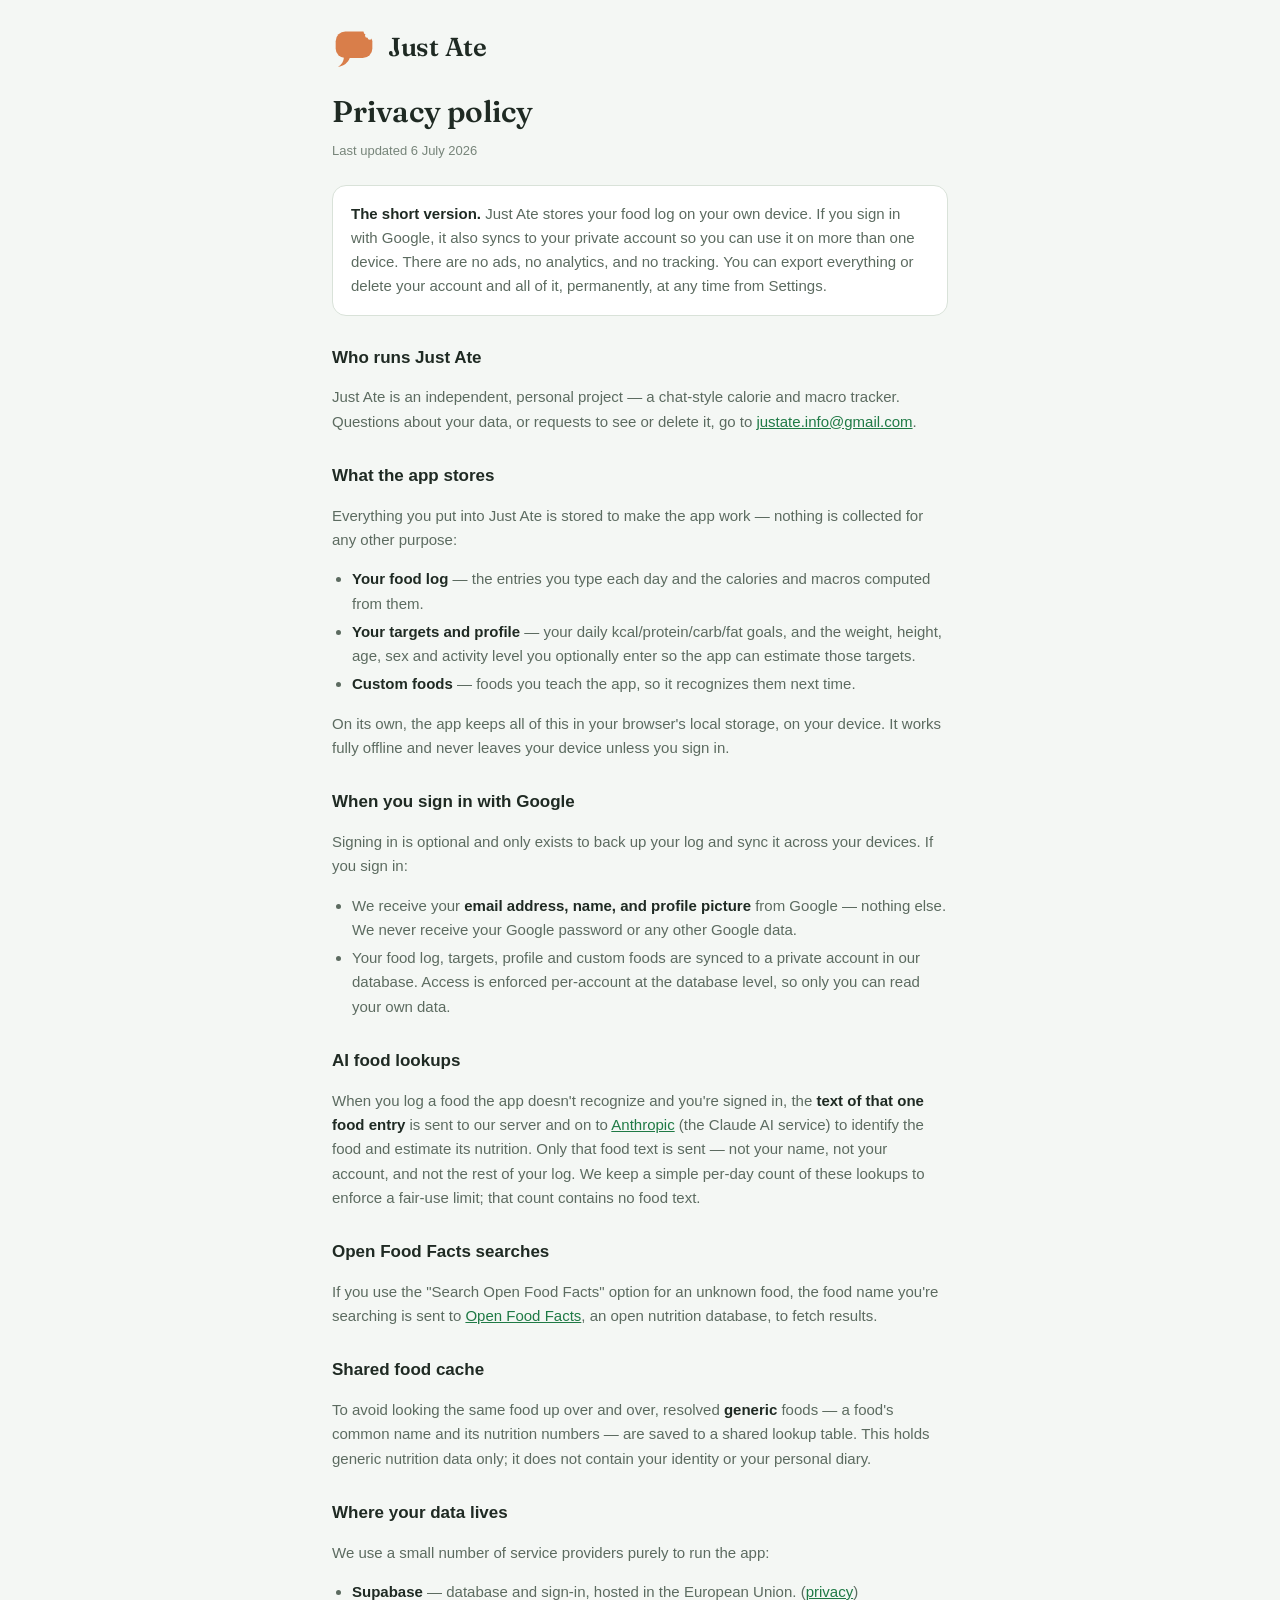
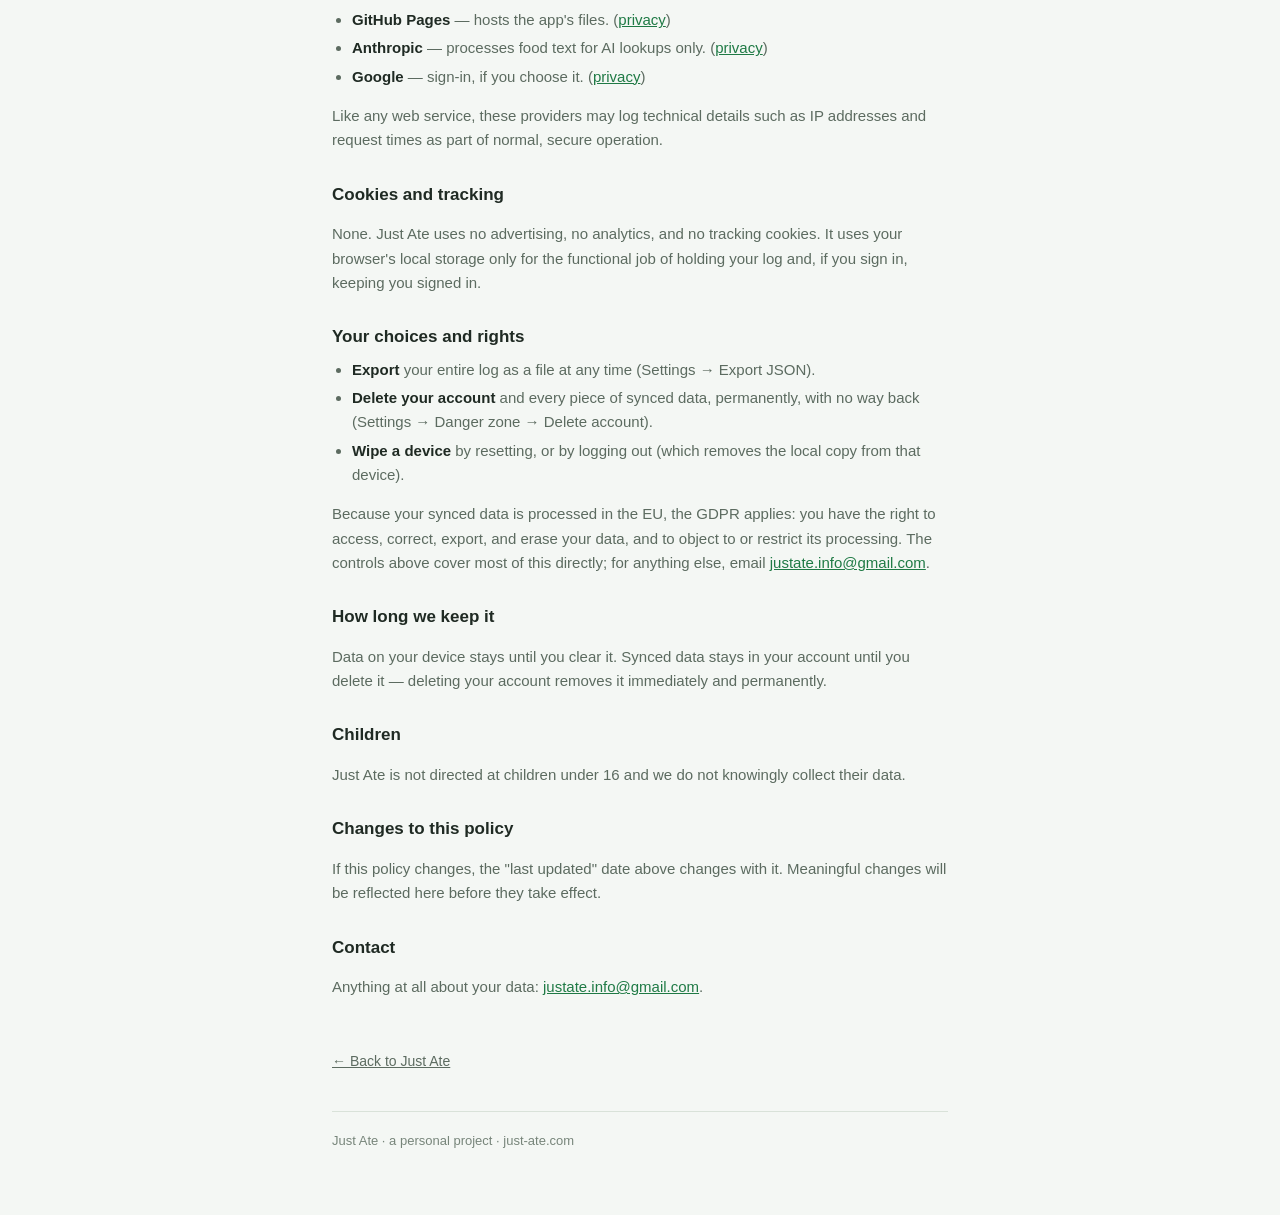
<file: privacy.html>
<!doctype html>
<html lang="en">
<head>
  <meta charset="utf-8">
  <meta name="viewport" content="width=device-width, initial-scale=1, viewport-fit=cover">
  <title>Privacy · Just Ate</title>
  <meta name="description" content="What Just Ate stores, where it lives, and how to delete it.">
  <meta name="theme-color" content="#f4f7f4">
  <link rel="icon" type="image/svg+xml" href="icons/icon.svg">
  <link rel="icon" type="image/png" sizes="32x32" href="icons/favicon-32.png">
  <link rel="preconnect" href="https://fonts.googleapis.com">
  <link rel="preconnect" href="https://fonts.gstatic.com" crossorigin>
  <link href="https://fonts.googleapis.com/css2?family=Fraunces:opsz,wght@9..144,500;9..144,600&display=swap" rel="stylesheet">
  <link rel="stylesheet" href="styles.css">
  <style>
    .doc { max-width: 660px; margin: 0 auto; padding: calc(22px + env(safe-area-inset-top)) 22px 64px; overflow-wrap: break-word; }
    .doc img { max-width: 100%; }
    .doc .brand { text-decoration: none; }
    .doc h1 { font-family: var(--serif); font-weight: 600; font-size: 30px; margin: 6px 0 6px; color: var(--text); }
    .doc .updated { color: var(--faint); font-size: 13px; margin: 0 0 24px; }
    .doc h2 { font-size: 17px; font-weight: 600; color: var(--text); margin: 30px 0 8px; text-transform: none; letter-spacing: 0; }
    .doc p, .doc li { color: var(--muted); font-size: 15px; line-height: 1.62; }
    .doc ul { padding-left: 20px; margin: 8px 0; }
    .doc li { margin: 4px 0; }
    .doc strong { color: var(--text); font-weight: 600; }
    .doc a { color: var(--accent-deep); }
    .doc .tldr { background: var(--surface); border: 1px solid var(--line); border-radius: var(--radius); padding: 16px 18px; margin: 4px 0 8px; }
    .doc .tldr p { margin: 0; }
    .doc .back { display: inline-block; margin-top: 36px; color: var(--muted); font-size: 14px; }
    .doc footer { margin-top: 40px; padding-top: 20px; border-top: 1px solid var(--line); color: var(--faint); font-size: 13px; }
  </style>
</head>
<body>
  <div class="doc">
    <a class="brand" href="/"><img src="icons/mark.svg" width="40" height="40" alt=""><span>Just Ate</span></a>

    <h1>Privacy policy</h1>
    <p class="updated">Last updated 6 July 2026</p>

    <div class="tldr">
      <p><strong>The short version.</strong> Just Ate stores your food log on your own device. If you sign in with Google, it also syncs to your private account so you can use it on more than one device. There are no ads, no analytics, and no tracking. You can export everything or delete your account and all of it, permanently, at any time from Settings.</p>
    </div>

    <h2>Who runs Just Ate</h2>
    <p>Just Ate is an independent, personal project — a chat-style calorie and macro tracker. Questions about your data, or requests to see or delete it, go to <a href="mailto:justate.info@gmail.com">justate.info@gmail.com</a>.</p>

    <h2>What the app stores</h2>
    <p>Everything you put into Just Ate is stored to make the app work — nothing is collected for any other purpose:</p>
    <ul>
      <li><strong>Your food log</strong> — the entries you type each day and the calories and macros computed from them.</li>
      <li><strong>Your targets and profile</strong> — your daily kcal/protein/carb/fat goals, and the weight, height, age, sex and activity level you optionally enter so the app can estimate those targets.</li>
      <li><strong>Custom foods</strong> — foods you teach the app, so it recognizes them next time.</li>
    </ul>
    <p>On its own, the app keeps all of this in your browser's local storage, on your device. It works fully offline and never leaves your device unless you sign in.</p>

    <h2>When you sign in with Google</h2>
    <p>Signing in is optional and only exists to back up your log and sync it across your devices. If you sign in:</p>
    <ul>
      <li>We receive your <strong>email address, name, and profile picture</strong> from Google — nothing else. We never receive your Google password or any other Google data.</li>
      <li>Your food log, targets, profile and custom foods are synced to a private account in our database. Access is enforced per-account at the database level, so only you can read your own data.</li>
    </ul>

    <h2>AI food lookups</h2>
    <p>When you log a food the app doesn't recognize and you're signed in, the <strong>text of that one food entry</strong> is sent to our server and on to <a href="https://www.anthropic.com/legal/privacy" rel="noopener">Anthropic</a> (the Claude AI service) to identify the food and estimate its nutrition. Only that food text is sent — not your name, not your account, and not the rest of your log. We keep a simple per-day count of these lookups to enforce a fair-use limit; that count contains no food text.</p>

    <h2>Open Food Facts searches</h2>
    <p>If you use the "Search Open Food Facts" option for an unknown food, the food name you're searching is sent to <a href="https://world.openfoodfacts.org/" rel="noopener">Open Food Facts</a>, an open nutrition database, to fetch results.</p>

    <h2>Shared food cache</h2>
    <p>To avoid looking the same food up over and over, resolved <strong>generic</strong> foods — a food's common name and its nutrition numbers — are saved to a shared lookup table. This holds generic nutrition data only; it does not contain your identity or your personal diary.</p>

    <h2>Where your data lives</h2>
    <p>We use a small number of service providers purely to run the app:</p>
    <ul>
      <li><strong>Supabase</strong> — database and sign-in, hosted in the European Union. (<a href="https://supabase.com/privacy" rel="noopener">privacy</a>)</li>
      <li><strong>GitHub Pages</strong> — hosts the app's files. (<a href="https://docs.github.com/site-policy/privacy-policies/github-general-privacy-statement" rel="noopener">privacy</a>)</li>
      <li><strong>Anthropic</strong> — processes food text for AI lookups only. (<a href="https://www.anthropic.com/legal/privacy" rel="noopener">privacy</a>)</li>
      <li><strong>Google</strong> — sign-in, if you choose it. (<a href="https://policies.google.com/privacy" rel="noopener">privacy</a>)</li>
    </ul>
    <p>Like any web service, these providers may log technical details such as IP addresses and request times as part of normal, secure operation.</p>

    <h2>Cookies and tracking</h2>
    <p>None. Just Ate uses no advertising, no analytics, and no tracking cookies. It uses your browser's local storage only for the functional job of holding your log and, if you sign in, keeping you signed in.</p>

    <h2>Your choices and rights</h2>
    <ul>
      <li><strong>Export</strong> your entire log as a file at any time (Settings → Export JSON).</li>
      <li><strong>Delete your account</strong> and every piece of synced data, permanently, with no way back (Settings → Danger zone → Delete account).</li>
      <li><strong>Wipe a device</strong> by resetting, or by logging out (which removes the local copy from that device).</li>
    </ul>
    <p>Because your synced data is processed in the EU, the GDPR applies: you have the right to access, correct, export, and erase your data, and to object to or restrict its processing. The controls above cover most of this directly; for anything else, email <a href="mailto:justate.info@gmail.com">justate.info@gmail.com</a>.</p>

    <h2>How long we keep it</h2>
    <p>Data on your device stays until you clear it. Synced data stays in your account until you delete it — deleting your account removes it immediately and permanently.</p>

    <h2>Children</h2>
    <p>Just Ate is not directed at children under 16 and we do not knowingly collect their data.</p>

    <h2>Changes to this policy</h2>
    <p>If this policy changes, the "last updated" date above changes with it. Meaningful changes will be reflected here before they take effect.</p>

    <h2>Contact</h2>
    <p>Anything at all about your data: <a href="mailto:justate.info@gmail.com">justate.info@gmail.com</a>.</p>

    <a class="back" href="/">← Back to Just Ate</a>
    <footer>Just Ate · a personal project · just-ate.com</footer>
  </div>
</body>
</html>
</file>
<file: styles.css>
/* just-ate — light and fresh: greens on off-white, serif numbers.
   One screen, one thumb. */

:root {
  --bg: #f4f7f4;
  --surface: #ffffff;
  --surface-2: #e9efe9;
  --line: #d9e2d9;
  --text: #1f2a23;
  --muted: #5c6b60;
  --faint: #77857a;
  --accent: #2f9e5f;
  --accent-deep: #1f7a45;
  --accent-dim: rgba(47, 158, 95, 0.12);
  --amber: #a8500a;
  --red: #dc2626;
  --bubble: #e3f2e7;
  --radius: 14px;
  --serif: 'Fraunces', Georgia, serif;
  --sans: -apple-system, BlinkMacSystemFont, 'Segoe UI', Roboto, sans-serif;
}

* { box-sizing: border-box; }
html, body { height: 100%; }
body {
  margin: 0;
  background: var(--bg);
  color: var(--text);
  font: 15px/1.45 var(--sans);
  -webkit-font-smoothing: antialiased;
}
button { font: inherit; color: inherit; background: none; border: none; cursor: pointer; padding: 0; }
input, select, textarea { font: inherit; }

#app { max-width: 560px; margin: 0 auto; min-height: 100dvh; display: flex; flex-direction: column; }

/* ---------- header: today's plate ---------- */
.plate {
  position: sticky; top: 0; z-index: 10;
  background: linear-gradient(var(--bg) 82%, rgba(244, 247, 244, 0));
  padding: calc(10px + env(safe-area-inset-top)) 16px 14px;
}
.plate-card {
  background: var(--surface);
  border: 1px solid var(--line);
  border-radius: var(--radius);
  padding: 14px 16px 15px;
  box-shadow: 0 1px 3px rgba(31, 42, 35, 0.05);
}
.plate-row { display: flex; align-items: center; justify-content: space-between; gap: 8px; }
.plate-date { color: var(--muted); font-size: 13px; letter-spacing: 0.02em; }
.plate-nav { display: flex; align-items: center; gap: 4px; }

.acct-chip {
  display: inline-flex; align-items: center; gap: 7px;
  padding: 4px 6px 4px 11px;
  border: 1px solid var(--line); border-radius: 99px;
  background: var(--surface-2); color: var(--text);
  font-size: 13px; line-height: 1; margin-right: 4px;
}
.acct-chip:hover { border-color: var(--accent-deep); }
.acct-chip img, .acct-chip svg { width: 20px; height: 20px; border-radius: 50%; display: block; }
.acct-chip svg { color: var(--muted); padding: 1px; }
#acct-slot { display: contents; }

.page-top { display: flex; align-items: center; justify-content: space-between; gap: 8px; }
.icon-btn {
  color: var(--muted); padding: 6px; border-radius: 8px; line-height: 0;
}
.icon-btn:hover { color: var(--text); background: var(--surface-2); }
.icon-btn svg { width: 18px; height: 18px; }

.kcal-left {
  font-family: var(--serif); font-weight: 600;
  font-size: 42px; line-height: 1.05; margin: 6px 0 2px;
  font-variant-numeric: tabular-nums;
}
.kcal-left.over { color: var(--amber); }
.kcal-left small { font-family: var(--sans); font-weight: 400; font-size: 14px; color: var(--muted); margin-left: 8px; }
.kcal-sub { color: var(--muted); font-size: 13px; font-variant-numeric: tabular-nums; }

.bar { height: 6px; background: var(--surface-2); border-radius: 99px; overflow: hidden; margin-top: 8px; }
.bar i { display: block; height: 100%; background: var(--accent); border-radius: 99px; transition: width .4s ease; }
.bar i.warn { background: var(--amber); }
.bar i.over { background: var(--red); }
.bar.thick { height: 8px; }

.macros { display: grid; grid-template-columns: 1fr 1fr 1fr; gap: 12px; margin-top: 14px; }
.macro-name { font-size: 12px; color: var(--muted); letter-spacing: 0.04em; text-transform: uppercase; }
.macro-val { font-size: 13px; font-variant-numeric: tabular-nums; margin-top: 1px; }
.macro-val b { font-weight: 600; }
.macro-val span { color: var(--faint); }

/* ---------- chat ---------- */
.chat { flex: 1; padding: 4px 16px 12px; display: flex; flex-direction: column; gap: 10px; }
.chat-empty { color: var(--faint); text-align: center; margin: auto; padding: 40px 24px; font-size: 14px; }
.chat-empty b { color: var(--muted); font-weight: 600; }

.msg { align-self: flex-end; max-width: 88%; animation: rise .18s ease both; }
@media (prefers-reduced-motion: reduce) {
  .msg, .bar i { animation: none; transition: none; }
  .ai-dots i { animation: none; opacity: 1; }
}
@keyframes rise { from { opacity: 0; transform: translateY(4px); } }

.bubble {
  background: var(--bubble);
  border: 1px solid rgba(47, 158, 95, 0.16);
  border-radius: 16px 16px 4px 16px;
  padding: 9px 12px 8px;
}
.bubble-raw { font-weight: 600; }
.item-line { font-size: 13px; color: var(--muted); margin-top: 3px; font-variant-numeric: tabular-nums; }
.item-line .g { color: var(--faint); }
.item-line.bad { color: var(--amber); }
.item-note { font-size: 12px; color: var(--faint); }
.bubble-foot {
  display: flex; align-items: center; gap: 10px; justify-content: flex-end;
  margin-top: 5px; font-size: 12px; color: var(--faint); font-variant-numeric: tabular-nums;
}
.bubble-foot .del { color: var(--faint); padding: 2px 4px; }
.bubble-foot .del:hover { color: var(--red); }

.sysmsg {
  align-self: center; text-align: center;
  color: var(--muted); font-size: 13px;
  background: var(--surface); border: 1px solid var(--line);
  border-radius: 99px; padding: 6px 14px;
}

/* resolver card for unknown foods */
.resolver {
  align-self: flex-end; max-width: 88%; width: 320px;
  background: var(--surface); border: 1px dashed var(--line);
  border-radius: var(--radius); padding: 12px; font-size: 13px;
}
.resolver p { margin: 0 0 8px; color: var(--muted); }
.resolver p b { color: var(--text); }
.resolver-actions { display: flex; gap: 8px; flex-wrap: wrap; }
.chip {
  background: var(--surface-2); border: 1px solid var(--line);
  border-radius: 99px; padding: 6px 12px; font-size: 13px;
}
.chip:hover { border-color: var(--accent-deep); color: var(--accent-deep); }
.chip.ai { border-color: var(--accent-deep); color: var(--accent-deep); background: var(--accent-dim); }
.ai-item { padding: 6px 0; border-bottom: 1px solid var(--line); }
.ai-item:last-of-type { border-bottom: none; }
.ai-item .nm { display: block; }
.ai-item .g { color: var(--faint); }
.ai-item .kc { display: block; color: var(--faint); font-size: 12px; }

/* . .. ... — the dots build up together, then the cycle restarts */
.ai-dots i { font-style: normal; opacity: 0; animation: 1.2s ease-in-out infinite; }
.ai-dots i:nth-child(1) { animation-name: ai-dot-1; }
.ai-dots i:nth-child(2) { animation-name: ai-dot-2; }
.ai-dots i:nth-child(3) { animation-name: ai-dot-3; }
@keyframes ai-dot-1 { 0% { opacity: 0; } 20%, 100% { opacity: 1; } }
@keyframes ai-dot-2 { 0%, 33% { opacity: 0; } 53%, 100% { opacity: 1; } }
@keyframes ai-dot-3 { 0%, 66% { opacity: 0; } 86%, 100% { opacity: 1; } }

/* ---------- brand lockup (first-run) ---------- */
.brand { display: flex; align-items: center; gap: 12px; margin: 4px 0 20px; }
.brand img { width: 44px; height: 44px; display: block; }
.brand span { font-family: var(--serif); font-weight: 600; font-size: 26px; color: var(--text); letter-spacing: -0.01em; }

.doc-link { text-align: center; margin-top: 30px; }
.doc-link a { color: var(--faint); font-size: 13px; text-decoration: none; }
.doc-link a:hover { color: var(--muted); text-decoration: underline; }

/* ---------- dialogs + toasts (custom alert/confirm/prompt) ---------- */
.ui-dialog { border: none; background: transparent; padding: 0; max-width: 100vw; color: var(--text); }
.ui-dialog::backdrop { background: rgba(20, 30, 24, 0.45); }
.ui-card {
  background: var(--surface); border: 1px solid var(--line); border-radius: var(--radius);
  padding: 20px; width: min(90vw, 360px);
  box-shadow: 0 14px 44px rgba(31, 42, 35, 0.24);
  animation: ui-pop .16s ease both;
}
@keyframes ui-pop { from { opacity: 0; transform: translateY(8px) scale(0.98); } }
.ui-title { font-family: var(--serif); font-weight: 600; font-size: 19px; margin: 0 0 8px; }
.ui-msg { color: var(--muted); font-size: 14px; line-height: 1.5; margin: 0; }
.ui-input {
  width: 100%; margin-top: 14px; background: var(--bg); color: var(--text);
  border: 1px solid var(--line); border-radius: 10px; padding: 10px 12px; outline: none;
}
.ui-input:focus { border-color: var(--accent); }
.ui-actions { display: flex; gap: 10px; justify-content: flex-end; margin-top: 18px; flex-wrap: wrap; }
.ui-actions .btn { padding: 9px 16px; }
.ui-actions.stack { flex-direction: column; align-items: stretch; }
.ui-actions.stack .btn { width: 100%; text-align: center; }

#ui-toasts {
  position: fixed; left: 0; right: 0; bottom: calc(18px + env(safe-area-inset-bottom));
  z-index: 200; display: flex; flex-direction: column; align-items: center; gap: 8px;
  pointer-events: none;
}
.ui-toast {
  background: var(--text); color: var(--bg); font-size: 13.5px;
  padding: 10px 16px; border-radius: 99px; max-width: 90vw; text-align: center;
  box-shadow: 0 6px 20px rgba(31, 42, 35, 0.25);
  opacity: 0; transform: translateY(10px); transition: opacity .2s ease, transform .2s ease;
}
.ui-toast.in { opacity: 1; transform: none; }
.ui-toast.error { background: var(--red); color: #fff; }

@media (prefers-reduced-motion: reduce) {
  .ui-card { animation: none; }
  .ui-toast { transition: opacity .2s ease; transform: none; }
}
.off-result { display: block; width: 100%; text-align: left; padding: 8px; border-radius: 8px; }
.off-result:hover { background: var(--surface-2); }
.off-result .nm { display: block; }
.off-result .kc { color: var(--faint); font-size: 12px; }
.mini-form { display: grid; grid-template-columns: 1fr 1fr; gap: 8px; margin-top: 8px; }
.mini-form label { font-size: 12px; color: var(--muted); display: block; }
.mini-form input { width: 100%; }
.resolver .status { color: var(--faint); }

/* ---------- composer ---------- */
.composer {
  position: sticky; bottom: 0; z-index: 10;
  background: linear-gradient(rgba(244, 247, 244, 0), var(--bg) 30%);
  padding: 14px 16px calc(12px + env(safe-area-inset-bottom));
}
.composer-row { display: flex; gap: 8px; }
.composer input[type=text] {
  flex: 1;
  background: var(--surface); color: var(--text);
  border: 1px solid var(--line); border-radius: 99px;
  padding: 11px 16px; outline: none;
}
.composer input[type=text]:focus { border-color: var(--accent); }
.composer input::placeholder { color: var(--faint); }
.send {
  width: 44px; height: 44px; border-radius: 50%; flex: none;
  background: var(--accent); color: #ffffff;
  display: grid; place-items: center;
}
.send:disabled { background: var(--surface-2); color: var(--faint); }
.send svg { width: 18px; height: 18px; }
.complete {
  display: block; margin: 10px auto 0;
  color: var(--muted); font-size: 13px;
  border: 1px solid var(--line); border-radius: 99px; padding: 7px 16px;
  background: var(--surface);
}
.complete:hover:not(:disabled) { color: var(--text); border-color: var(--accent-deep); }
.complete:disabled { opacity: 0.4; cursor: default; }
.reopen { color: var(--faint); font-size: 12px; text-decoration: underline; }

/* ---------- forms (setup / settings) ---------- */
.page { padding: calc(16px + env(safe-area-inset-top)) 20px 40px; }
.page h1 { font-family: var(--serif); font-weight: 600; font-size: 30px; margin: 6px 0 4px; }
.page .lede { color: var(--muted); margin: 0 0 22px; }
.page h2 { font-size: 13px; color: var(--muted); text-transform: uppercase; letter-spacing: 0.06em; margin: 26px 0 10px; }
.back { color: var(--muted); font-size: 14px; }
.back:hover { color: var(--text); }

.field { margin-bottom: 12px; }
.field label { display: block; font-size: 13px; color: var(--muted); margin-bottom: 5px; }
.field input, .field select {
  width: 100%; background: var(--surface); color: var(--text);
  border: 1px solid var(--line); border-radius: 10px; padding: 10px 12px; outline: none;
  -moz-appearance: textfield; appearance: textfield;
}
.field input:focus, .field select:focus { border-color: var(--accent); }
.grid-2 { display: grid; grid-template-columns: 1fr 1fr; gap: 12px; }
.grid-4 { display: grid; grid-template-columns: repeat(4, 1fr); gap: 10px; }
.seg { display: flex; gap: 8px; }
.seg button {
  flex: 1; background: var(--surface); border: 1px solid var(--line);
  border-radius: 10px; padding: 10px; color: var(--muted);
}
.seg button.on { border-color: var(--accent-deep); color: var(--accent-deep); background: var(--accent-dim); }

.btn {
  display: inline-block; border-radius: 99px; padding: 11px 20px;
  border: 1px solid var(--line); color: var(--text); background: var(--surface);
}
.btn:hover { border-color: var(--accent-deep); }
.btn.primary { background: var(--accent-deep); color: #ffffff; border-color: var(--accent-deep); font-weight: 600; }
.btn.primary:hover { background: #17603a; border-color: #17603a; }
.btn.danger { color: var(--red); border-color: rgba(220, 38, 38, 0.4); }
.btn.danger:hover { border-color: var(--red); background: rgba(220, 38, 38, 0.06); }
.btn.danger.solid { background: var(--red); color: #ffffff; border-color: var(--red); font-weight: 600; }
.btn.danger.solid:hover { background: #b91c1c; border-color: #b91c1c; }
.btn-row { display: flex; gap: 10px; margin-top: 20px; flex-wrap: wrap; }
.est-toggle { margin: 6px 0 2px; }
.hint { font-size: 12px; color: var(--faint); margin-top: 8px; }

/* ---------- log out + danger zone ---------- */
.logout-row { margin-top: 30px; padding-top: 20px; border-top: 1px solid var(--line); }
.logout-row .hint { margin-top: 10px; }

.danger-zone {
  margin-top: 28px;
  border: 1px solid rgba(220, 38, 38, 0.35);
  background: rgba(220, 38, 38, 0.04);
  border-radius: var(--radius);
  padding: 2px 16px 6px;
}
.danger-zone h2 { color: var(--red); margin: 14px 0 2px; }
.dz-item {
  display: flex; align-items: center; justify-content: space-between; gap: 14px;
  padding: 12px 0;
}
.dz-item + .dz-item { border-top: 1px solid rgba(220, 38, 38, 0.15); }
.dz-item b { font-size: 14px; }
.dz-item .hint { margin-top: 2px; }
.dz-item .btn { flex: none; }

/* ---------- history ---------- */
.summary { background: var(--surface); border: 1px solid var(--line); border-radius: var(--radius); padding: 14px 16px; margin-bottom: 18px; }
.summary .big { font-family: var(--serif); font-weight: 600; font-size: 26px; }
.summary .big small { font-family: var(--sans); font-size: 13px; color: var(--muted); font-weight: 400; }
.summary-grid { display: grid; grid-template-columns: 1fr 1fr 1fr; gap: 10px; margin-top: 8px; }
.summary-grid .lab { font-size: 12px; color: var(--muted); }
.summary-grid .val { font-variant-numeric: tabular-nums; }

.dayrow { padding: 12px 2px; border-bottom: 1px solid var(--line); }
.dayrow-top { display: flex; justify-content: space-between; font-variant-numeric: tabular-nums; }
.dayrow-top .d { color: var(--muted); font-size: 13px; }
.dayrow-macros { display: flex; gap: 14px; color: var(--faint); font-size: 12px; margin-top: 5px; font-variant-numeric: tabular-nums; }

.custom-food { display: flex; justify-content: space-between; align-items: center; padding: 8px 0; border-bottom: 1px solid var(--line); font-size: 14px; }
.custom-food .del { color: var(--faint); }
.custom-food .del:hover { color: var(--red); }
</file>
